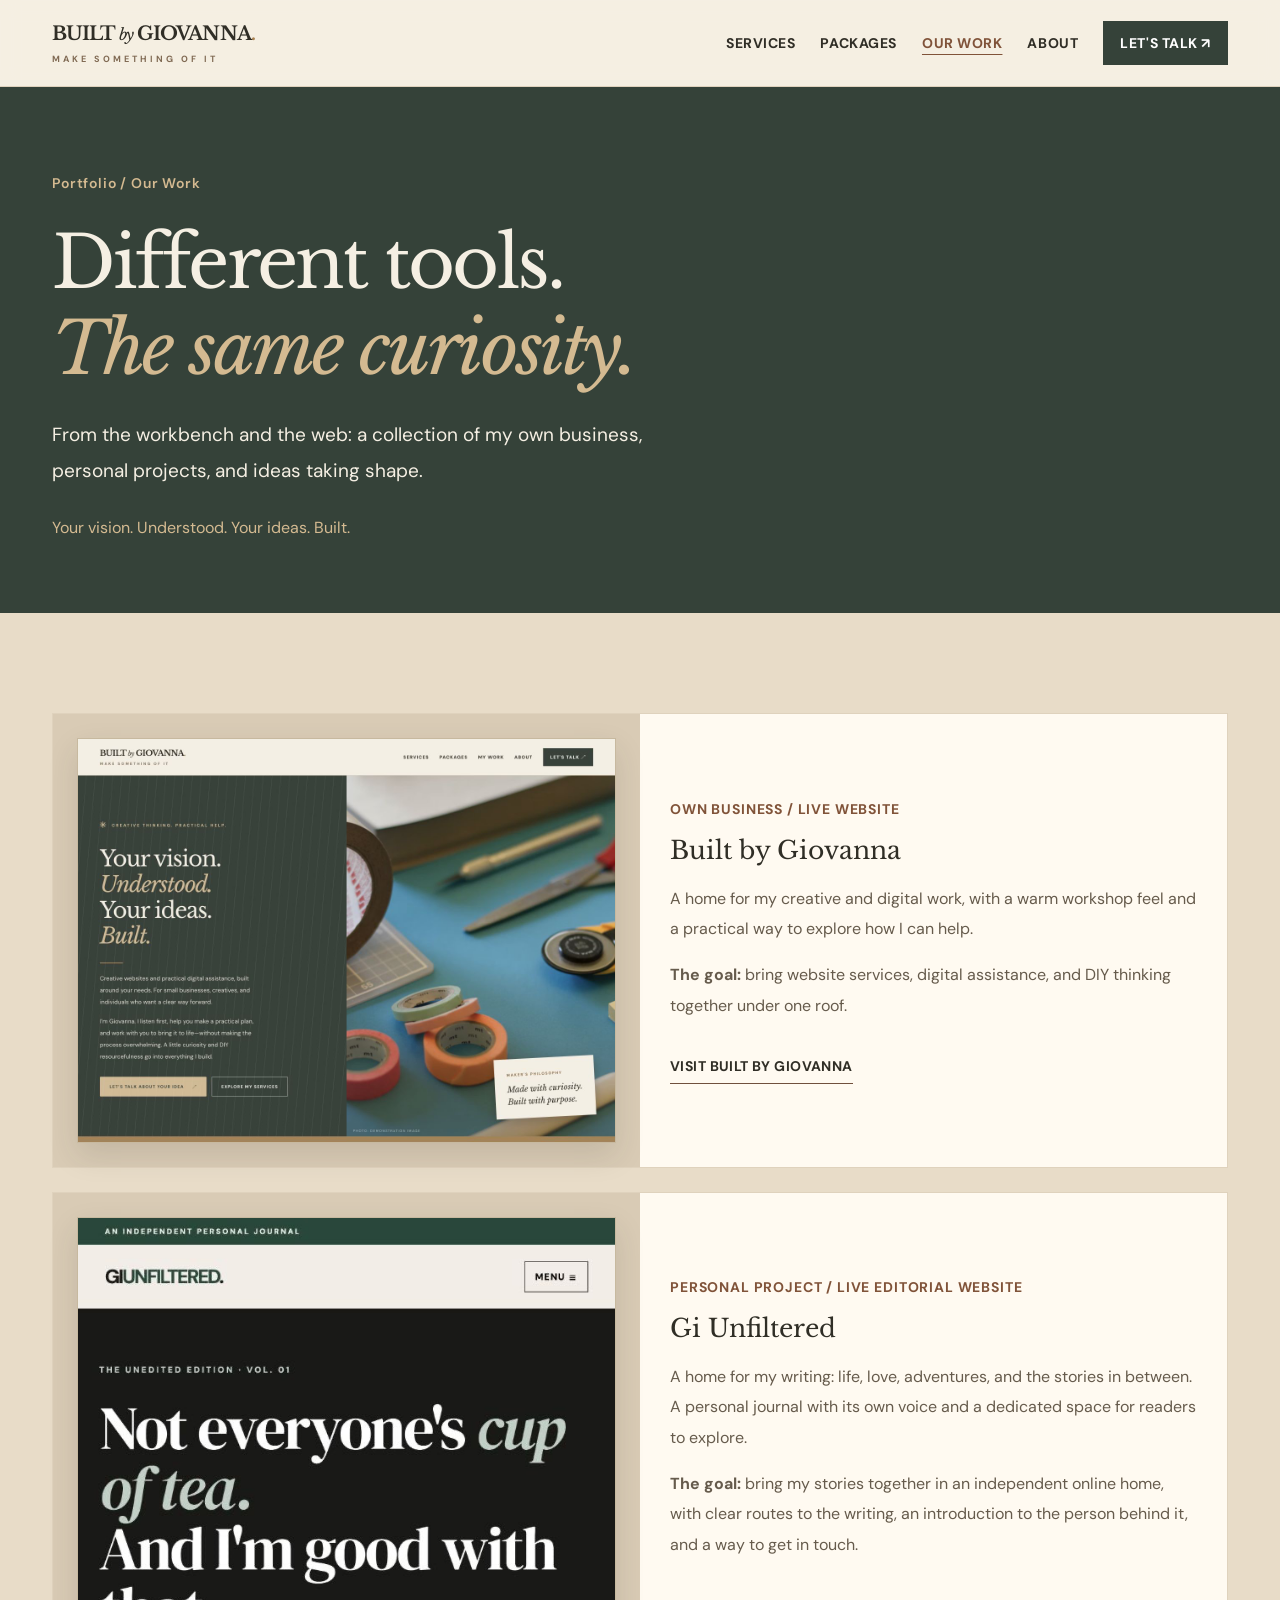
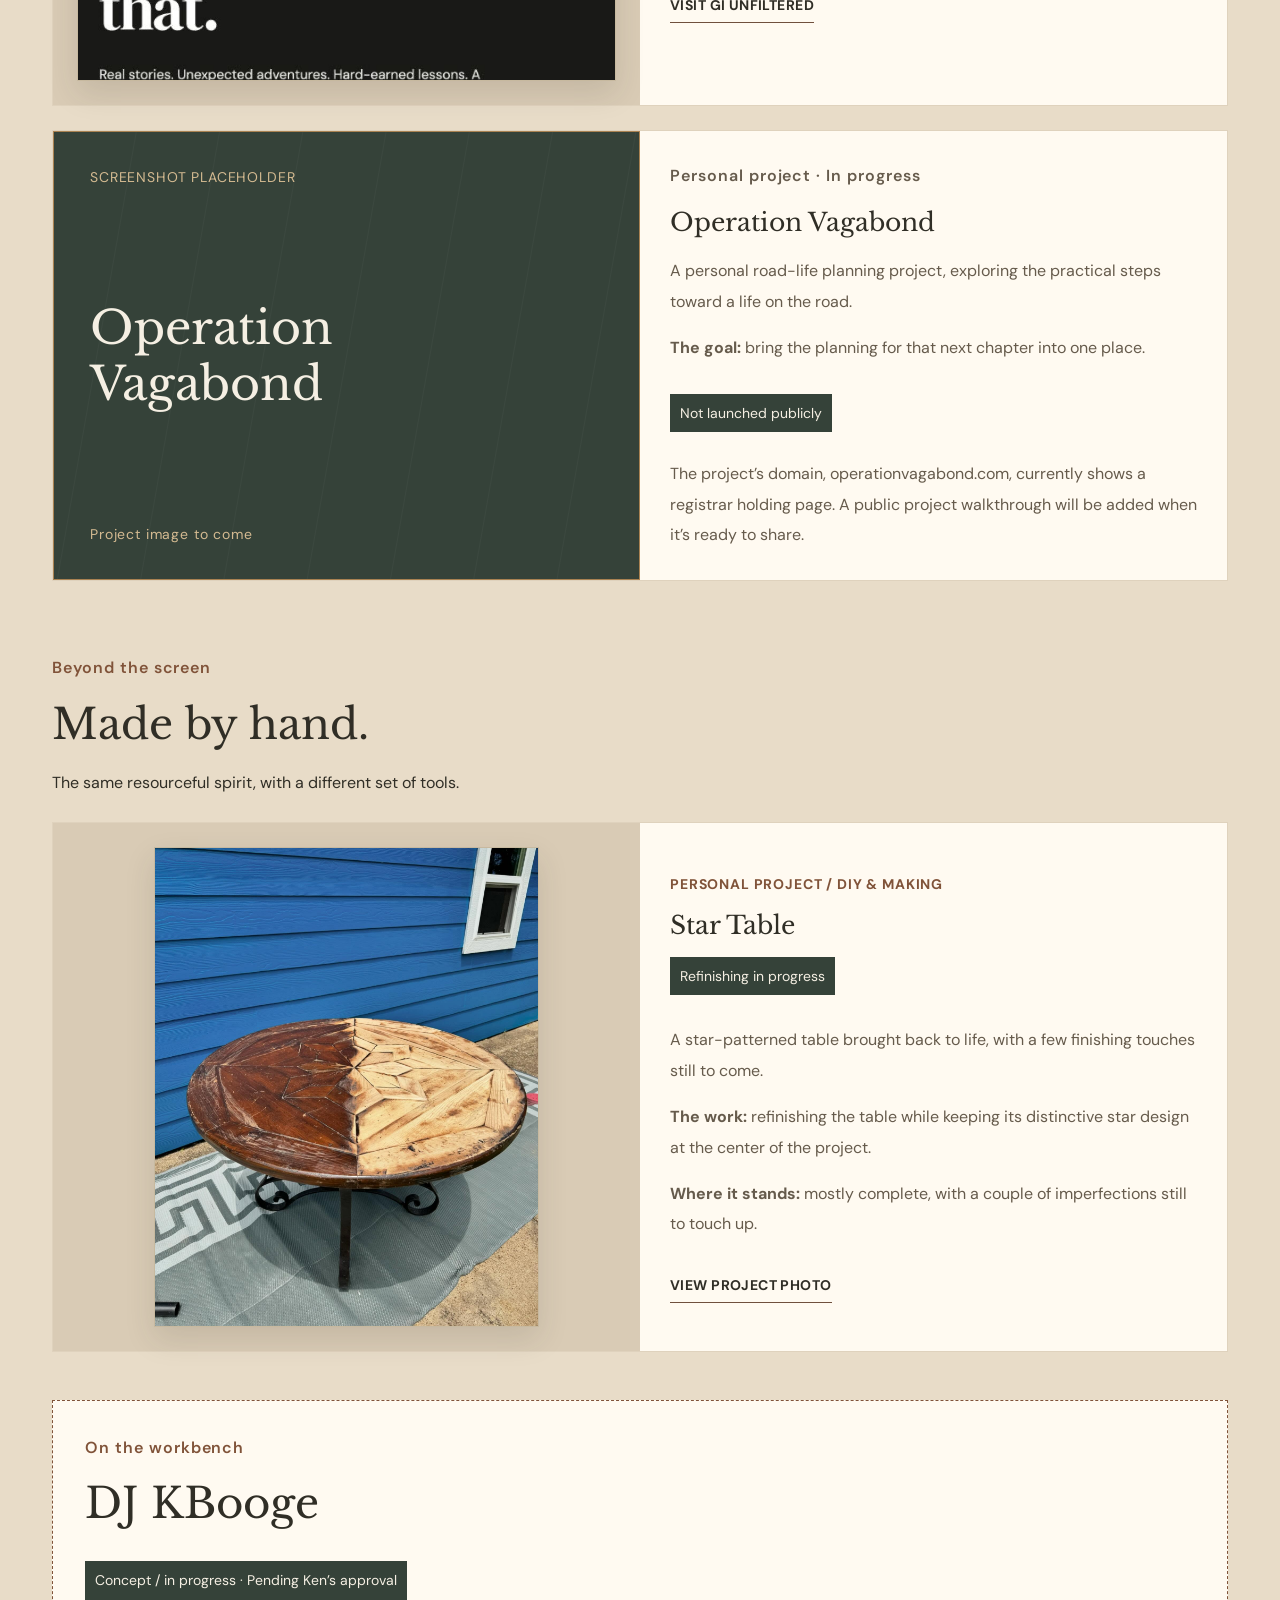
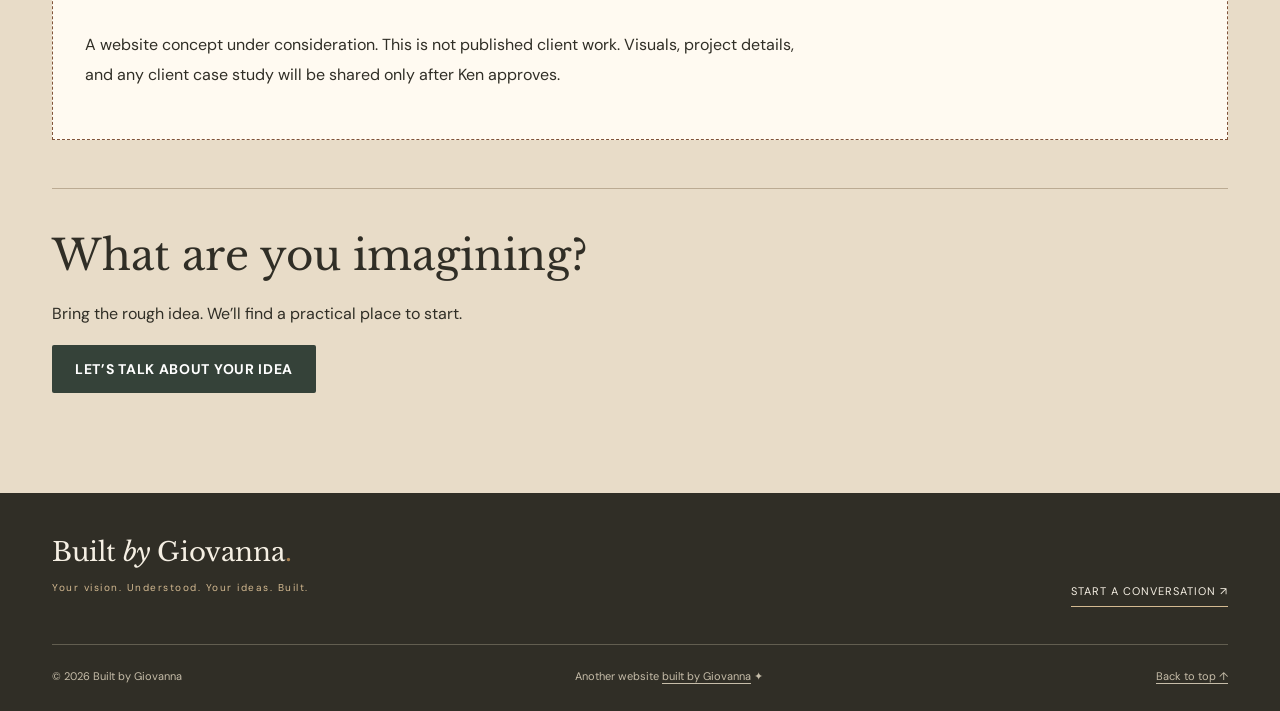
<file: public/portfolio.html>
<!doctype html><html lang="en"><head><meta charset="utf-8"><meta name="viewport" content="width=device-width,initial-scale=1"><meta name="theme-color" content="#354239"><title>Portfolio / Our Work | Built by Giovanna</title><meta name="description" content="Explore Built by Giovanna, Gi Unfiltered, Operation Vagabond, and hands-on creative work. Own business, personal projects, and clearly labeled concepts."><link rel="canonical" href="https://builtbygiovanna.com/portfolio"><meta property="og:title" content="Our Work | Built by Giovanna"><meta property="og:description" content="From the workbench and the web: personal projects, creative websites, and ideas taking shape."><meta property="og:type" content="website"><meta property="og:url" content="https://builtbygiovanna.com/portfolio"><link rel="icon" type="image/svg+xml" href="assets/favicon.svg"><link rel="stylesheet" href="styles.css"><link rel="stylesheet" href="portfolio.css"><script src="portfolio.js" defer></script></head><body id="top" class="portfolio-page"><a class="skip" href="#main">Skip to content</a><header class="site-header">
    <div class="header-inner container">
      <a class="brand" href="index.html#home" aria-label="Built by Giovanna, home">
        <span class="brand-name">BUILT <em>by</em> GIOVANNA<span class="dot">.</span></span>
        <span class="brand-small">MAKE SOMETHING OF IT</span>
      </a>
      <button class="menu-toggle" id="menu-toggle" type="button" aria-expanded="false" aria-controls="primary-nav" aria-label="Open navigation menu"><span></span><span></span><span></span></button>
      <nav id="primary-nav" class="primary-nav" aria-label="Main navigation">
        <a href="index.html#services">Services</a><a href="index.html#packages">Packages</a><a href="portfolio.html" aria-current="page">Our Work</a><a href="index.html#about">About</a><a href="index.html#contact" class="nav-contact">Let's Talk ↗</a>
      </nav>
    </div>
  </header><main id="main"><section class="work-hero"><div class="container"><p class="work-label">Portfolio / Our Work</p><h1>Different tools.<br><em>The same curiosity.</em></h1><p class="work-lede">From the workbench and the web: a collection of my own business, personal projects, and ideas taking shape.</p><p class="work-promise">Your vision. Understood. Your ideas. Built.</p></div></section><section class="work-collection section-pad section-warm" aria-label="Featured website and digital projects"><div class="container"><article id="built-by-giovanna" class="portfolio-feature"><a class="portfolio-shot" href="index.html#home" aria-label="Explore Built by Giovanna"><img src="assets/built-homepage.jpg" alt="Built by Giovanna homepage with its forest-green workshop styling and Your vision. Understood. Your ideas. Built. headline." width="1280" height="960" loading="lazy" decoding="async"></a><div class="project-copy"><p class="eyebrow">OWN BUSINESS / LIVE WEBSITE</p><h3>Built by Giovanna</h3><p>A home for my creative and digital work, with a warm workshop feel and a practical way to explore how I can help.</p><p><strong>The goal:</strong> bring website services, digital assistance, and DIY thinking together under one roof.</p><a class="text-link" href="index.html#home">Visit Built by Giovanna</a></div></article><article id="gi-unfiltered" class="portfolio-feature gi-project"><a class="portfolio-shot" href="https://giunfiltered.com" aria-label="Visit Gi Unfiltered"><img src="assets/gi-unfiltered-homepage.jpg" alt="Gi Unfiltered homepage with cream and dark editorial styling and the headline Not everyone’s cup of tea. And I’m good with that." width="634" height="546" loading="lazy" decoding="async"></a><div class="project-copy"><p class="eyebrow">PERSONAL PROJECT / LIVE EDITORIAL WEBSITE</p><h3>Gi Unfiltered</h3><p>A home for my writing: life, love, adventures, and the stories in between. A personal journal with its own voice and a dedicated space for readers to explore.</p><p><strong>The goal:</strong> bring my stories together in an independent online home, with clear routes to the writing, an introduction to the person behind it, and a way to get in touch.</p><a class="text-link" href="https://giunfiltered.com">Visit Gi Unfiltered</a></div></article><article id="operation-vagabond" class="portfolio-feature gi-project"><div class="work-placeholder" role="img" aria-label="Screenshot placeholder for Operation Vagabond; no public project screenshot is available"><span>SCREENSHOT PLACEHOLDER</span><strong>Operation<br>Vagabond</strong><span>Project image to come</span></div><div class="project-copy"><p class="work-label">Personal project · In progress</p><h3>Operation Vagabond</h3><p>A personal road-life planning project, exploring the practical steps toward a life on the road.</p><p><strong>The goal:</strong> bring the planning for that next chapter into one place.</p><p class="work-state">Not launched publicly</p><p>The project’s domain, operationvagabond.com, currently shows a registrar holding page. A public project walkthrough will be added when it’s ready to share.</p></div></article><div class="work-section-heading"><p class="work-label">Beyond the screen</p><h2>Made by hand.</h2><p>The same resourceful spirit, with a different set of tools.</p></div><article id="star-table" class="portfolio-feature gi-project"><a class="portfolio-shot table-shot" href="assets/star-table.jpg" aria-label="View the star table refinishing photo"><img src="assets/star-table.jpg" alt="Round wooden table with a star-patterned top, showing dark finish alongside exposed wood during refinishing." width="1440" height="1800" loading="lazy" decoding="async"></a><div class="project-copy"><p class="eyebrow">PERSONAL PROJECT / DIY &amp; MAKING</p><h3>Star Table</h3><p class="project-progress">Refinishing in progress</p><p>A star-patterned table brought back to life, with a few finishing touches still to come.</p><p><strong>The work:</strong> refinishing the table while keeping its distinctive star design at the center of the project.</p><p><strong>Where it stands:</strong> mostly complete, with a couple of imperfections still to touch up.</p><a class="text-link" href="assets/star-table.jpg">View project photo</a></div></article><aside class="work-concept" aria-labelledby="concept-heading"><p class="work-label">On the workbench</p><h2 id="concept-heading">DJ KBooge</h2><p class="work-state">Concept / in progress · Pending Ken’s approval</p><p>A website concept under consideration. This is not published client work. Visuals, project details, and any client case study will be shared only after Ken approves.</p></aside><div class="work-contact"><h2>What are you imagining?</h2><p>Bring the rough idea. We’ll find a practical place to start.</p><a class="btn btn-green" href="index.html#contact">Let’s talk about your idea</a></div></div></section></main><footer class="site-footer"><div class="container"><div class="footer-top"><div><a href="index.html#home" class="footer-brand">Built <em>by</em> Giovanna<span>.</span></a><p>Your vision. Understood. Your ideas. Built.</p></div><a href="index.html#contact" class="footer-link">Start a conversation ↗</a></div><div class="footer-bottom"><span>© <span id="copyright-year">2026</span> Built by Giovanna</span><span>Another website <a href="https://builtbygiovanna.com">built by Giovanna</a> ✦</span><a href="#top">Back to top ↑</a></div></div></footer></body></html>
</file>
<file: public/styles.css>
@import url('https://fonts.googleapis.com/css2?family=DM+Sans:wght@400;500;600;700&family=Libre+Baskerville:ital,wght@0,400;0,700;1,400&display=swap');
:root{--cream:#f5efe3;--ivory:#fffaf1;--green:#354239;--dark:#302e26;--brown:#70503d;--gold:#a98252;--sand:#d4ba91;--muted:#665b4c;--line:#dfd2bd}*{box-sizing:border-box}html{scroll-behavior:smooth;scroll-padding-top:94px}body{margin:0;background:var(--cream);color:var(--dark);font-family:'DM Sans',Arial,sans-serif;-webkit-font-smoothing:antialiased}img{max-width:100%}a{color:inherit;text-decoration:none}button,input,textarea,select{font:inherit}button{cursor:pointer}button:focus-visible,a:focus-visible,input:focus-visible,textarea:focus-visible,select:focus-visible{outline:3px solid #c68b34;outline-offset:3px}.skip{position:absolute;left:10px;top:-55px;padding:12px;background:white;z-index:100}.skip:focus{top:10px}.container{max-width:1240px;margin:0 auto;padding-left:32px;padding-right:32px}.section-pad{padding:100px 0}.site-header{position:sticky;top:0;z-index:20;background:rgba(245,239,227,.97);border-bottom:1px solid var(--line);backdrop-filter:blur(9px)}.header-inner{min-height:86px;display:flex;align-items:center;justify-content:space-between;gap:28px}.brand{flex:none}.brand-name{font-family:'Libre Baskerville',Georgia,serif;font-weight:700;letter-spacing:-.9px;font-size:19px;white-space:nowrap}.brand-name em{font-weight:400;font-size:.82em}.dot{color:var(--gold)}.brand-small{font-size:9px;display:block;margin-top:8px;letter-spacing:3px;color:#806a53;font-weight:700}.primary-nav{display:flex;align-items:center;gap:25px}.primary-nav a{font-size:11px;font-weight:700;letter-spacing:1.2px;text-transform:uppercase;transition:color .2s}.primary-nav a:hover{color:var(--gold)}.primary-nav .nav-contact{background:var(--green);color:white;padding:13px 17px}.primary-nav .nav-contact:hover{background:var(--brown);color:#fff}.menu-toggle{display:none}.hero{display:grid;grid-template-columns:1fr 1fr;min-height:655px}.hero-content{background:var(--green);color:var(--cream);padding:100px max(35px,calc((100vw - 1176px)/2)) 95px max(35px,calc((100vw - 1176px)/2));display:flex;flex-direction:column;align-items:flex-start;justify-content:center;position:relative;overflow:hidden}.hero-content:before{content:'';position:absolute;inset:0;opacity:.08;pointer-events:none;background:repeating-linear-gradient(95deg,transparent 0px,transparent 19px,#ffffff 20px,transparent 21px)}.eyebrow{margin:0 0 18px;color:#88643d;font-size:10px;font-weight:700;letter-spacing:2.6px;line-height:1.7}.eyebrow-light{color:var(--sand)}.spark{font-size:20px;vertical-align:-2px;margin-right:6px}.hero h1,h2,h3,blockquote{font-family:'Libre Baskerville',Georgia,serif}.hero h1{font-size:clamp(42px,4.1vw,72px);font-weight:400;line-height:1.17;letter-spacing:-2.3px;margin:15px 0 0;position:relative;white-space:nowrap}.hero h1 em,.services h2 em,.about h2 em,.journal h2 em,.contact h2 em,.intro h2 em,.workshop h2 em{color:var(--sand);font-weight:400}.rule{width:55px;height:2px;background:var(--gold);margin:33px 0 22px}.hero-description{font-size:14px;line-height:2;max-width:390px;color:#e6e3d9;margin:0}.hero-actions{display:flex;gap:12px;flex-wrap:wrap;margin-top:34px}.btn{border:1px solid transparent;display:inline-flex;justify-content:center;align-items:center;gap:20px;text-transform:uppercase;font-size:10px;letter-spacing:1.3px;font-weight:700;min-height:47px;padding:14px 22px;transition:background-color .2s,transform .2s;border-radius:2px}.btn:hover{transform:translateY(-2px)}.btn-gold{background:var(--sand);color:var(--green)}.btn-gold:hover{background:#e0c8a5}.btn-outline-light{color:#fff;border-color:#b1bbae}.btn-outline-light:hover{background:#ffffff22}.btn-green{background:var(--green);color:#fff}.btn-green:hover{background:#47604f}.hero-image-wrap{position:relative;min-height:530px;background:#776247}.hero-image{width:100%;height:100%;position:absolute;inset:0;object-fit:cover}.hero-photo-overlay{position:absolute;inset:0;background:linear-gradient(0deg,#34251a55,transparent 48%)}.sticky-note{position:absolute;bottom:46px;right:48px;padding:25px 29px;background:var(--cream);transform:rotate(-3deg);box-shadow:0 9px 22px #25170e44}.sticky-note span{font-size:9px;color:#8c673d;letter-spacing:2px;font-weight:700}.sticky-note strong{font-family:'Libre Baskerville',Georgia,serif;font-size:19px;line-height:1.55;font-style:italic;font-weight:400;display:block;margin-top:12px}.image-credit{position:absolute;bottom:8px;left:16px;font-size:8px;letter-spacing:1.5px;color:#fff9}.marquee{background:var(--gold);color:white;padding:14px 5px;text-align:center;overflow:hidden}.marquee span{font-size:10px;font-weight:700;letter-spacing:2.5px;white-space:nowrap}.marquee i{font-style:normal;padding:0 18px}.section-header{max-width:675px;margin-bottom:38px}.section-header h2,.split-heading h2,.services h2,.about h2,.journal h2,.contact h2{font-size:clamp(31px,3.6vw,51px);line-height:1.25;letter-spacing:-1.5px;margin:0;font-weight:400}.intro h2 em,.workshop h2 em,.journal h2 em{color:var(--brown)}.section-header>p:last-child,.split-heading>p,.about-copy>p,.services-top>p:last-child{font-size:14px;line-height:2;color:var(--muted);margin:24px 0 0;max-width:570px}.feature-grid{display:grid;grid-template-columns:repeat(3,1fr);gap:19px}.feature-card{background:var(--ivory);border:1px solid var(--line);transition:transform .25s,box-shadow .25s}.feature-card:hover{transform:translateY(-5px);box-shadow:0 12px 28px #33220c19}.card-photo{overflow:hidden;height:210px;background:#d4ba91}.card-photo img,.project-image img{width:100%;height:100%;object-fit:cover;transition:transform .5s}.feature-card:hover .card-photo img{transform:scale(1.04)}.feature-body{padding:26px 25px 28px}.feature-body .eyebrow{margin-bottom:10px}.feature-body h3{font-size:21px;font-weight:400;margin:0}.feature-body h3 span{font-family:Arial;color:var(--gold)}.feature-body>p:last-child,.project-copy>p:last-child{color:var(--muted);font-size:13px;line-height:1.8;margin:13px 0 0}.section-warm{background:#e8dcc8}.split-heading{display:flex;align-items:end;justify-content:space-between;gap:50px;margin-bottom:38px}.split-heading>p{max-width:350px;margin:0}.project-grid{display:grid;grid-template-columns:1fr 1fr;gap:22px}.project-card{background:var(--ivory)}.project-image{height:300px;position:relative;background:#c9af8d}.status{position:absolute;top:20px;left:20px;background:var(--cream);padding:11px 12px;font-size:9px;letter-spacing:1.5px;font-weight:700}.project-copy{padding:30px}.project-copy .eyebrow{margin-bottom:10px}.project-copy h3{font-size:25px;line-height:1.4;font-weight:400;margin:0}.note-bar{display:flex;gap:20px;align-items:center;background:var(--green);color:white;padding:25px 32px;margin-top:30px}.note-bar>span{font-size:35px;color:var(--sand)}.note-bar strong{font-family:'Libre Baskerville',Georgia,serif;font-size:16px;font-weight:400}.note-bar p{font-size:12px;line-height:1.7;margin:8px 0 0;color:#e6e3d9}.services{background:var(--green);color:var(--cream);background-image:repeating-linear-gradient(100deg,transparent,transparent 80px,#ffffff04 81px,transparent 82px)}.services-top{max-width:870px}.services-top>p:last-child{color:#e6e3d9;max-width:590px}.service-grid{display:grid;grid-template-columns:repeat(3,1fr);gap:18px;margin-top:48px}.service-card{border:1px solid #9aab945c;padding:32px;min-height:245px}.service-card>span{display:block;color:var(--sand);font-size:11px;letter-spacing:2px;margin-bottom:25px}.service-card h3{font-weight:400;font-size:22px;line-height:1.4;margin:0}.service-card p{color:#e2e3d9;font-size:13px;line-height:1.9}.service-action{display:flex;align-items:center;justify-content:space-between;gap:20px;border-top:1px solid #9aab945c;margin-top:36px;padding-top:32px}.service-action p{font-size:13px;line-height:2;color:#e6e3d9}.service-action strong{font-family:'Libre Baskerville',Georgia,serif;font-size:20px;color:var(--cream);font-weight:400}.about-layout{display:grid;grid-template-columns:.9fr 1fr;gap:80px;align-items:center}.about-art{position:relative;background:#d4ba91;min-height:480px}.about-art img{width:100%;height:480px;object-fit:cover}.about-label{position:absolute;bottom:24px;left:-17px;background:var(--cream);padding:18px 26px;transform:rotate(-3deg);font-family:'Libre Baskerville',Georgia,serif;font-style:italic}.about-copy h2 em{color:var(--brown)}.about-copy>p{max-width:550px}.about-copy blockquote{border-left:3px solid var(--gold);padding-left:20px;color:var(--brown);font-size:26px;line-height:1.55;font-style:italic;margin:33px 0}.text-link{display:inline-block;font-size:11px;font-weight:700;letter-spacing:1.4px;text-transform:uppercase;border-bottom:1px solid var(--brown);padding-bottom:8px}.journal .section-header{max-width:750px}.journal-grid{display:grid;grid-template-columns:repeat(3,1fr);gap:18px}.journal-grid article{padding:30px;background:var(--ivory);border:1px solid #d6c6ae;min-height:230px}.journal-num{font-size:10px;letter-spacing:1.5px;color:#88643d;font-weight:700}.journal-grid h3{font-size:20px;line-height:1.5;font-weight:400;margin:30px 0 15px}.journal-grid p{font-size:13px;color:var(--muted);line-height:1.8}.coming-note{font-family:'Libre Baskerville',Georgia,serif;font-style:italic;color:var(--brown);margin:25px 0 0;text-align:center}.contact{background:var(--green);color:var(--cream)}.contact-layout{display:grid;grid-template-columns:1fr 1fr;gap:85px;align-items:start}.contact-copy>p:not(.eyebrow){font-size:14px;line-height:2;color:#e2e3d9;max-width:400px;margin-top:28px}.contact-decoration{font-size:170px;line-height:1.5;color:#d4ba912d}.contact-form-panel{padding:36px;background:var(--cream);color:var(--dark)}.field{margin-bottom:19px}.field label,.prepared-message label{display:block;font-weight:700;font-size:12px;margin-bottom:9px}.field input,.field textarea,.field select,.prepared-message textarea{display:block;width:100%;padding:13px 14px;border:1px solid #cfc0a8;border-radius:2px;color:var(--dark);background:#fffaf5;font-size:13px;outline-color:var(--gold)}.field textarea{resize:vertical}.form-status{font-size:11px;line-height:1.8;color:#675e50;margin:16px 0 0}.prepared-message{margin-top:20px}.prepared-message textarea{margin-bottom:12px}.btn-small{min-height:38px;padding:10px 14px}.site-footer{background:#302e26;color:var(--cream);padding:43px 0 28px}.footer-top,.footer-bottom{display:flex;justify-content:space-between;align-items:end;gap:25px;flex-wrap:wrap}.footer-brand{font-family:'Libre Baskerville',Georgia,serif;font-size:26px}.footer-brand em{font-weight:400}.footer-brand span{color:var(--gold)}.footer-top p{color:var(--sand);font-size:10px;letter-spacing:1.5px}.footer-link{border-bottom:1px solid var(--sand);padding-bottom:8px;text-transform:uppercase;font-size:11px;letter-spacing:1px}.footer-bottom{border-top:1px solid #625e50;padding-top:24px;margin-top:37px;color:#c6bda9;font-size:11px}.footer-bottom a{text-decoration:underline;text-underline-offset:3px}
@media(max-width:1050px){.primary-nav{gap:13px}.primary-nav a{font-size:10px}.hero-content{padding:75px 36px}.hero h1{font-size:clamp(39px,4.8vw,55px)}.about-layout{gap:40px}.contact-layout{gap:40px}.section-pad{padding:80px 0}}
@media(max-width:760px){html{scroll-padding-top:75px}.container{padding-left:22px;padding-right:22px}.header-inner{min-height:74px}.brand-name{font-size:16px}.brand-small{font-size:8px}.menu-toggle{display:flex;flex-direction:column;justify-content:center;gap:5px;width:44px;height:44px;border:1px solid var(--line);background:transparent;padding:10px}.menu-toggle span{height:2px;background:var(--dark);width:100%}.primary-nav{display:none;position:absolute;top:74px;left:0;right:0;background:var(--cream);padding:18px 22px 24px;box-shadow:0 12px 22px #0002;flex-direction:column;align-items:stretch;gap:4px}.primary-nav.open{display:flex}.primary-nav a{padding:13px 0;font-size:12px}.primary-nav .nav-contact{padding:14px;margin-top:8px;text-align:center}.hero{grid-template-columns:1fr}.hero-content{padding:72px 27px 66px}.hero h1{font-size:clamp(39px,8vw,61px)}.hero-image-wrap{min-height:360px}.sticky-note{right:24px;bottom:26px;padding:18px}.sticky-note strong{font-size:16px}.section-pad{padding:66px 0}.feature-grid,.service-grid,.journal-grid{grid-template-columns:1fr}.card-photo{height:225px}.split-heading{display:block}.split-heading>p{margin-top:20px}.project-grid{grid-template-columns:1fr}.project-image{height:270px}.service-card{min-height:auto}.service-action{align-items:start;flex-direction:column}.about-layout,.contact-layout{grid-template-columns:1fr;gap:35px}.about-art,.about-art img{min-height:310px;height:360px}.about-label{left:8px}.contact-decoration{display:none}.contact-form-panel{padding:22px}.footer-bottom{gap:16px}}
@media(max-width:390px){.hero h1{font-size:37px}.brand-name{font-size:14px}.hero-actions .btn{width:100%}.marquee span{font-size:8px;letter-spacing:1px}.section-header h2,.split-heading h2,.services h2,.about h2,.journal h2,.contact h2{font-size:31px}}
@media(prefers-reduced-motion:reduce){*,*:before,*:after{scroll-behavior:auto!important;transition:none!important}}

/* Broader creative studio services, in the original workshop palette. */
.hero h1{white-space:normal}.hero-intro{margin-top:18px}.service-card{display:flex;flex-direction:column;padding:28px}.service-card ul{padding-left:18px;color:#e2e3d9;font-size:13px;line-height:1.9;margin:0 0 24px}.service-card .text-link{margin-top:auto;color:var(--sand);border-color:var(--sand);align-self:flex-start;line-height:1.8}.portfolio-feature{display:grid;grid-template-columns:1fr 1fr;background:var(--ivory)}.portfolio-mark{background:var(--green);color:var(--cream);padding:65px 35px;font-family:'Libre Baskerville',Georgia,serif;font-size:clamp(24px,3.5vw,45px);line-height:1.6;display:flex;flex-direction:column;justify-content:center}.portfolio-mark em{font-size:.6em}.portfolio-mark small{font-family:'DM Sans',Arial,sans-serif;font-size:9px;letter-spacing:3px;margin-top:20px;color:var(--sand)}.portfolio-feature .project-copy>p{font-size:14px;line-height:1.9;color:var(--muted)}.portfolio-feature .text-link{margin-top:20px}.portfolio-cta{margin-top:30px;font-size:14px;line-height:2}.footer-top p{line-height:1.9;max-width:360px}@media(max-width:760px){.portfolio-feature{grid-template-columns:1fr}.portfolio-mark{padding:40px 30px;font-size:29px}.service-card{padding:28px}.hero-actions .btn{max-width:100%}}

.contact-email{text-decoration:underline;text-underline-offset:4px;overflow-wrap:anywhere}

.botcheck{display:none!important}.btn:disabled{opacity:.65;cursor:wait;transform:none}

.gi-project{margin-top:24px}.gi-mark{background:#1d493a;font-family:'DM Sans',Arial,sans-serif;font-weight:700;letter-spacing:-1px}.gi-mark strong{font-size:clamp(20px,2.8vw,36px)}.gi-mark small{letter-spacing:2px}
</file>
<file: public/portfolio.css>
/* Portfolio additions reuse the existing site palette and typefaces. */
.work-label{font-size:14px;line-height:1.7;font-weight:600;color:#805339;letter-spacing:.06em;margin:0 0 14px}.work-preview-grid{display:grid;grid-template-columns:repeat(3,minmax(0,1fr));gap:22px}.work-preview-card{background:var(--ivory);border:1px solid var(--line);min-width:0;display:flex;flex-direction:column}.work-preview-image{display:block;background:#d9cbb5;padding:16px;height:210px}.work-preview-image img{width:100%;height:100%;object-fit:contain;object-position:center}.work-preview-copy{padding:26px;display:flex;flex-direction:column;flex:1}.work-preview-copy h3{font-size:25px;font-weight:400;line-height:1.4;margin:0}.work-preview-copy>p:not(.work-label){font-size:16px;line-height:1.8;color:var(--muted)}.work-preview-copy .text-link{margin-top:auto;align-self:flex-start;font-size:14px;letter-spacing:.03em}.work-preview-end{display:flex;align-items:center;gap:24px;flex-wrap:wrap;margin-top:30px}.work-preview-end p{font-size:16px;color:var(--muted)}.work-preview-end .btn,.work-contact .btn{font-size:14px;letter-spacing:.05em}.work-placeholder{background:var(--green);color:var(--cream);padding:36px;min-height:330px;display:flex;flex-direction:column;justify-content:space-between;gap:20px;border:1px solid #a98252;background-image:repeating-linear-gradient(100deg,transparent,transparent 80px,#ffffff08 81px,transparent 82px)}.work-placeholder strong{font:400 clamp(28px,4vw,46px)/1.2 'Libre Baskerville',Georgia,serif}.work-placeholder span{font-size:14px;letter-spacing:.06em;color:var(--sand)}.work-placeholder-small{min-height:210px;height:210px;padding:22px}.work-placeholder-small strong{font-size:27px}.work-placeholder-small span{font-size:14px;letter-spacing:0}.work-hero{background:var(--green);color:var(--cream);padding:85px 0 75px}.work-hero .work-label{color:var(--sand)}.work-hero h1{font:400 clamp(38px,5.8vw,72px)/1.2 'Libre Baskerville',Georgia,serif;letter-spacing:-.04em;margin:24px 0}.work-hero h1 em{color:var(--sand)}.work-lede{max-width:650px;font-size:19px;line-height:1.9}.work-promise{font-size:16px;color:var(--sand);margin:28px 0 0}.portfolio-page .project-copy>p{font-size:16px;line-height:1.9;color:var(--muted)}.portfolio-page .project-copy .eyebrow{font-size:14px;letter-spacing:.06em;color:#805339}.portfolio-page .portfolio-feature{scroll-margin-top:110px;border:1px solid var(--line)}.portfolio-page .portfolio-shot{display:flex;align-items:center;justify-content:center;background:#d9cbb5;padding:24px;min-width:0}.portfolio-page .portfolio-shot img{display:block;width:100%;height:auto;border:1px solid #c7b99f;box-shadow:0 12px 28px #302e2620}.portfolio-page .project-copy{align-self:center}.portfolio-page .table-shot img{max-height:480px;width:auto;max-width:100%;object-fit:contain}.portfolio-page .text-link{font-size:14px;letter-spacing:.03em}.portfolio-page .project-copy>.project-progress,.work-state{display:inline-block;padding:6px 10px;background:var(--green);color:var(--cream)!important;font-size:14px!important}.work-section-heading{margin:72px 0 24px}.work-section-heading h2,.work-concept h2,.work-contact h2{font-size:clamp(28px,4vw,42px);font-weight:400;margin:0 0 18px}.work-section-heading>p,.work-concept>p,.work-contact>p{font-size:16px;line-height:1.9}.work-concept{border:1px dashed #805339;padding:32px;margin-top:48px;background:var(--ivory)}.work-concept>p{max-width:720px}.work-contact{border-top:1px solid #bbab93;margin-top:48px;padding-top:40px}.workshop .note-bar a{text-decoration:underline;text-underline-offset:3px}.portfolio-page .primary-nav a{font-size:14px;letter-spacing:.04em}.portfolio-page .primary-nav a[aria-current]{color:#805339;text-decoration:underline;text-underline-offset:6px}
@media(max-width:1050px){.portfolio-page .primary-nav{gap:14px}.portfolio-page .primary-nav a{font-size:14px;letter-spacing:0}}
@media(max-width:900px){.work-preview-grid{grid-template-columns:1fr}.work-preview-card{display:grid;grid-template-columns:1fr 1.25fr}.work-preview-image,.work-placeholder-small{height:100%;min-height:240px}.work-preview-copy{padding:24px}}
@media(max-width:760px){.work-hero{padding:56px 0}.work-lede{font-size:17px}.portfolio-page .portfolio-shot{padding:18px}.portfolio-page .portfolio-feature{scroll-margin-top:90px}.work-concept{padding:24px}.work-section-heading{margin-top:48px}}
@media(max-width:520px){.work-preview-card{display:flex}.work-preview-image,.work-placeholder-small{height:210px;min-height:210px}.work-preview-end{gap:8px}.work-preview-end .btn{width:100%}.work-placeholder{min-height:280px}.work-placeholder-small{min-height:210px}.work-preview-copy h3{font-size:23px}}
</file>
